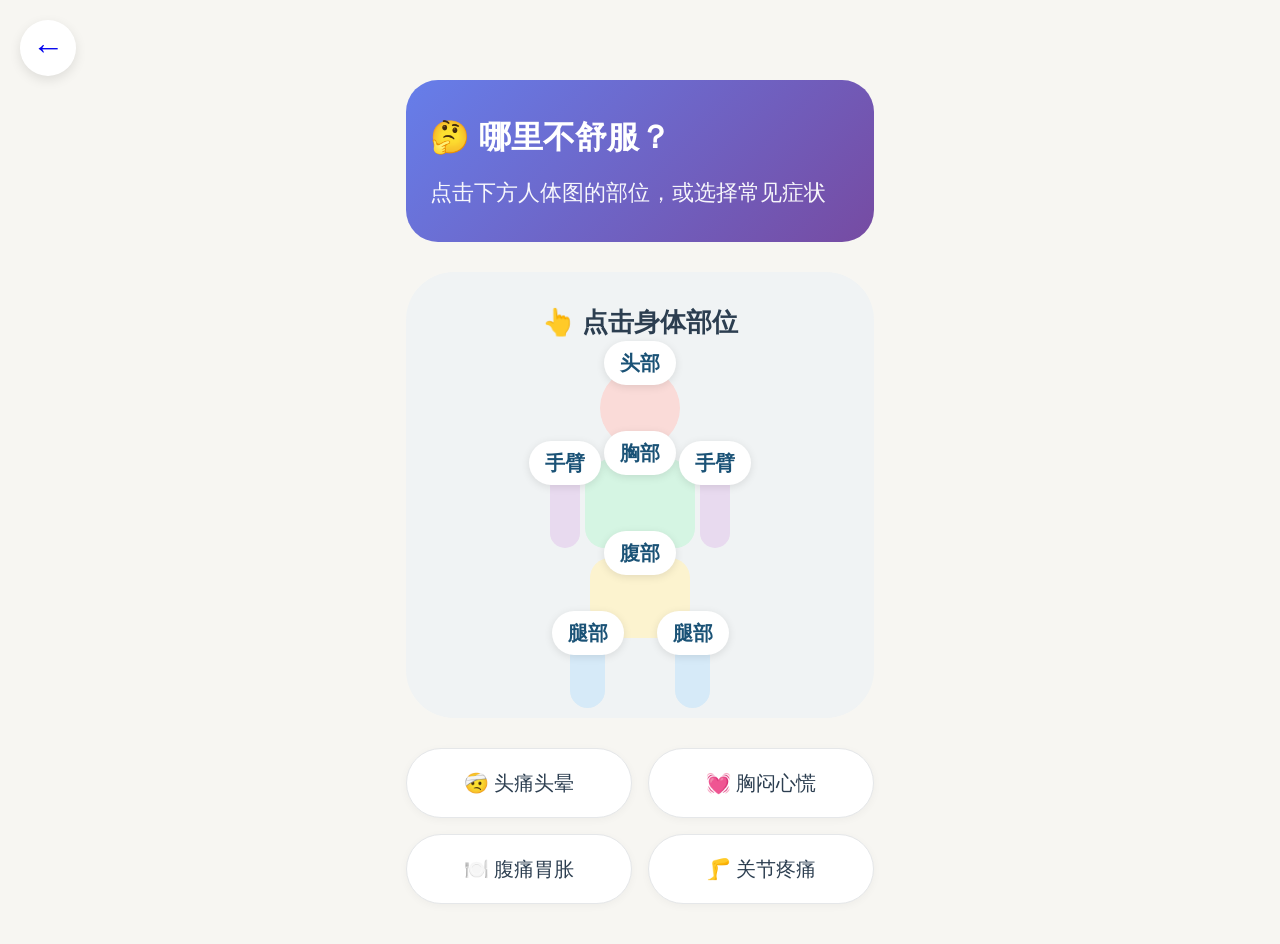
<file: pages/guide.html>
<!DOCTYPE html>
<html lang="zh-CN">
<head>
    <meta charset="UTF-8">
    <meta name="viewport" content="width=device-width, initial-scale=1.0, maximum-scale=1.0, user-scalable=no">
    <title>智能导诊 · 选科室</title>
    <link rel="stylesheet" href="../assets/css/style.css">
    <style>
        /* 导诊页面特有样式 */
        .back-btn {
            position: fixed;
            top: 20px;
            left: 20px;
            background: white;
            width: 56px;
            height: 56px;
            border-radius: 28px;
            display: flex;
            align-items: center;
            justify-content: center;
            box-shadow: 0 4px 12px rgba(0,0,0,0.1);
            font-size: 32px;
            cursor: pointer;
            z-index: 100;
            text-decoration: none;
        }

        .guide-container {
            padding-top: 60px;
        }

        .question-box {
            background: linear-gradient(135deg, #667eea 0%, #764ba2 100%);
            border-radius: 32px;
            padding: 32px 24px;
            color: white;
            margin-bottom: 30px;
        }

        .question-box h2 {
            font-size: 32px;
            margin-bottom: 12px;
            color: white;
        }

        .question-box p {
            font-size: 22px;
            opacity: 0.95;
        }

        /* 人体图交互区域 */
        .body-map {
            background: #F0F3F4;
            border-radius: 48px;
            padding: 30px 20px;
            margin-bottom: 30px;
        }

        .body-title {
            font-size: 26px;
            font-weight: 600;
            color: #2C3E50;
            margin-bottom: 24px;
            text-align: center;
        }

        .body-svg-container {
            position: relative;
            width: 100%;
            max-width: 300px;
            margin: 0 auto;
        }

        /* 人体简图用CSS绘制（简化版，比赛更友好） */
        .simple-body {
            position: relative;
            width: 200px;
            height: 320px;
            margin: 0 auto;
        }

        .body-part {
            position: absolute;
            background: #D5D8DC;
            border-radius: 40px;
            transition: all 0.3s ease;
            cursor: pointer;
            border: 3px solid transparent;
        }

        .body-part:hover, .body-part:active {
            background: #85C1E9;
            border-color: #2980B9;
            transform: scale(1.02);
        }

        /* 头部 */
        .part-head {
            width: 80px;
            height: 80px;
            border-radius: 50%;
            top: 0;
            left: 60px;
            background: #FADBD8;
        }

        /* 胸部 */
        .part-chest {
            width: 110px;
            height: 90px;
            top: 90px;
            left: 45px;
            background: #D5F5E3;
            border-radius: 30px 30px 20px 20px;
        }

        /* 腹部 */
        .part-abdomen {
            width: 100px;
            height: 80px;
            top: 190px;
            left: 50px;
            background: #FCF3CF;
            border-radius: 20px 20px 30px 30px;
        }

        /* 四肢 */
        .part-arm-left {
            width: 30px;
            height: 80px;
            top: 100px;
            left: 10px;
            background: #E8DAEF;
            border-radius: 30px;
        }

        .part-arm-right {
            width: 30px;
            height: 80px;
            top: 100px;
            right: 10px;
            background: #E8DAEF;
            border-radius: 30px;
        }

        .part-leg-left {
            width: 35px;
            height: 70px;
            top: 270px;
            left: 30px;
            background: #D6EAF8;
            border-radius: 20px;
        }

        .part-leg-right {
            width: 35px;
            height: 70px;
            top: 270px;
            right: 30px;
            background: #D6EAF8;
            border-radius: 20px;
        }

        .body-label {
            position: absolute;
            font-size: 20px;
            font-weight: 600;
            color: #1A5276;
            background: white;
            padding: 6px 16px;
            border-radius: 40px;
            box-shadow: 0 2px 8px rgba(0,0,0,0.1);
            white-space: nowrap;
            pointer-events: none;
            top: -30px;
            left: 50%;
            transform: translateX(-50%);
        }

        /* 结果展示区 */
        .result-panel {
            background: white;
            border-radius: 32px;
            padding: 28px 24px;
            margin-top: 20px;
            box-shadow: 0 8px 20px rgba(0,0,0,0.06);
            display: none;
        }

        .result-panel.show {
            display: block;
            animation: slideUp 0.4s ease;
        }

        .result-title {
            font-size: 24px;
            color: #1A5276;
            margin-bottom: 16px;
        }

        .result-dept {
            font-size: 36px;
            font-weight: 700;
            color: #E74C3C;
            margin-bottom: 20px;
        }

        .result-desc {
            font-size: 20px;
            color: #5D6D7E;
            line-height: 1.6;
            margin-bottom: 24px;
        }

        .action-buttons {
            display: flex;
            gap: 16px;
        }

        .btn {
            flex: 1;
            padding: 18px;
            font-size: 22px;
            border: none;
            border-radius: 60px;
            background: #F4F6F7;
            color: #2C3E50;
            font-weight: 500;
            cursor: pointer;
            transition: all 0.2s;
            text-align: center;
        }

        .btn-primary {
            background: #2980B9;
            color: white;
        }

        .btn-primary:active {
            background: #1A5276;
        }

        @keyframes slideUp {
            from {
                opacity: 0;
                transform: translateY(20px);
            }
            to {
                opacity: 1;
                transform: translateY(0);
            }
        }

        /* 常见症状快捷入口 */
        .quick-symptoms {
            display: grid;
            grid-template-columns: repeat(2, 1fr);
            gap: 16px;
            margin-top: 24px;
        }

        .symptom-tag {
            background: white;
            padding: 18px;
            border-radius: 60px;
            font-size: 20px;
            text-align: center;
            box-shadow: 0 2px 8px rgba(0,0,0,0.04);
            cursor: pointer;
            border: 1px solid #E5E7E9;
        }

        .symptom-tag:active {
            background: #EBF5FB;
            border-color: #2980B9;
        }
    </style>
</head>
<body>
    <!-- 返回按钮 -->
    <a href="../index.html" class="back-btn">←</a>

    <div class="guide-container">
        <!-- 智能问答区 -->
        <div class="question-box">
            <h2>🤔 哪里不舒服？</h2>
            <p>点击下方人体图的部位，或选择常见症状</p>
        </div>

        <!-- 人体交互图 -->
        <div class="body-map">
            <div class="body-title">👆 点击身体部位</div>
            <div class="simple-body">
                <div class="body-part part-head" onclick="showDepartment('head')">
                    <span class="body-label">头部</span>
                </div>
                <div class="body-part part-chest" onclick="showDepartment('chest')">
                    <span class="body-label">胸部</span>
                </div>
                <div class="body-part part-abdomen" onclick="showDepartment('abdomen')">
                    <span class="body-label">腹部</span>
                </div>
                <div class="body-part part-arm-left" onclick="showDepartment('arm')">
                    <span class="body-label">手臂</span>
                </div>
                <div class="body-part part-arm-right" onclick="showDepartment('arm')">
                    <span class="body-label">手臂</span>
                </div>
                <div class="body-part part-leg-left" onclick="showDepartment('leg')">
                    <span class="body-label">腿部</span>
                </div>
                <div class="body-part part-leg-right" onclick="showDepartment('leg')">
                    <span class="body-label">腿部</span>
                </div>
            </div>
        </div>

        <!-- 常见症状快捷选择 -->
        <div class="quick-symptoms">
            <div class="symptom-tag" onclick="showDepartment('head')">🤕 头痛头晕</div>
            <div class="symptom-tag" onclick="showDepartment('chest')">💓 胸闷心慌</div>
            <div class="symptom-tag" onclick="showDepartment('abdomen')">🍽️ 腹痛胃胀</div>
            <div class="symptom-tag" onclick="showDepartment('leg')">🦵 关节疼痛</div>
        </div>

        <!-- 结果展示面板 -->
        <div class="result-panel" id="resultPanel">
            <div class="result-title">📋 建议就诊科室</div>
            <div class="result-dept" id="deptName">神经内科</div>
            <div class="result-desc" id="deptDesc">
                头痛、头晕、失眠、记忆力减退等症状可就诊神经内科。
            </div>
            <div class="action-buttons">
                <button class="btn" onclick="resetGuide()">重新选择</button>
                <button class="btn btn-primary" onclick="simulateAppointment()">模拟挂号</button>
            </div>
        </div>
    </div>

    <script>
        // 科室数据库（简化版，实际可扩展）
        const departmentDB = {
            head: {
                name: '神经内科',
                desc: '头痛、头晕、失眠、记忆力减退、手脚麻木等。如有外伤请看神经外科。'
            },
            chest: {
                name: '心内科 / 呼吸科',
                desc: '胸闷、心慌、胸痛建议心内科；咳嗽、气喘、呼吸困难建议呼吸科。'
            },
            abdomen: {
                name: '消化内科',
                desc: '腹痛、腹胀、反酸、恶心呕吐、便秘腹泻等消化系统问题。'
            },
            arm: {
                name: '骨科 / 康复科',
                desc: '手臂疼痛、麻木、活动受限，可能是颈椎问题或关节炎。'
            },
            leg: {
                name: '骨科 / 血管外科',
                desc: '腿部疼痛、肿胀、行走困难；下肢浮肿需警惕血管问题。'
            }
        };

        // 显示科室信息
        function showDepartment(part) {
            const dept = departmentDB[part];
            if (!dept) return;

            // 震动反馈（如果设备支持）
            if (navigator.vibrate) navigator.vibrate(30);

            // 更新面板内容
            document.getElementById('deptName').textContent = dept.name;
            document.getElementById('deptDesc').textContent = dept.desc;
            
            // 显示结果面板
            const panel = document.getElementById('resultPanel');
            panel.classList.add('show');

            // 滚动到结果区域
            panel.scrollIntoView({ behavior: 'smooth', block: 'nearest' });
        }

        // 重置选择
        function resetGuide() {
            const panel = document.getElementById('resultPanel');
            panel.classList.remove('show');
            
            // 滚动回顶部
            window.scrollTo({ top: 0, behavior: 'smooth' });
        }

        // 模拟挂号（演示用）
        function simulateAppointment() {
            const deptName = document.getElementById('deptName').textContent;
            
            // 创建友好的大号提示
            const overlay = document.createElement('div');
            overlay.style.cssText = `
                position: fixed; top: 0; left: 0; width: 100%; height: 100%;
                background: rgba(0,0,0,0.6); backdrop-filter: blur(8px);
                display: flex; align-items: center; justify-content: center;
                z-index: 9999;
            `;
            
            const box = document.createElement('div');
            box.style.cssText = `
                background: white; border-radius: 48px; padding: 40px; width: 85%;
                max-width: 450px; text-align: center;
            `;
            
            box.innerHTML = `
                <div style="font-size: 56px; margin-bottom: 24px;">✅</div>
                <h2 style="font-size: 32px; margin-bottom: 16px; color: #1A5276;">挂号成功</h2>
                <p style="font-size: 24px; margin-bottom: 12px;">${deptName}</p>
                <p style="font-size: 20px; color: #5D6D7E; margin-bottom: 32px;">
                    取号时间：今天 14:30-15:00<br>
                    （演示模式）
                </p>
                <button onclick="this.parentElement.parentElement.remove()" 
                    style="padding: 20px; width: 100%; font-size: 26px; 
                    background: #2980B9; color: white; border: none; 
                    border-radius: 60px; cursor: pointer;">
                    知道了
                </button>
            `;
            
            overlay.appendChild(box);
            document.body.appendChild(overlay);
        }

        // 页面加载完成后的初始化
        document.addEventListener('DOMContentLoaded', function() {
            // 如果有需要可以添加一些动画效果
            console.log('智能导诊页面已加载 - 银龄就医指南');
        });
    </script>
</body>
</html>
</file>
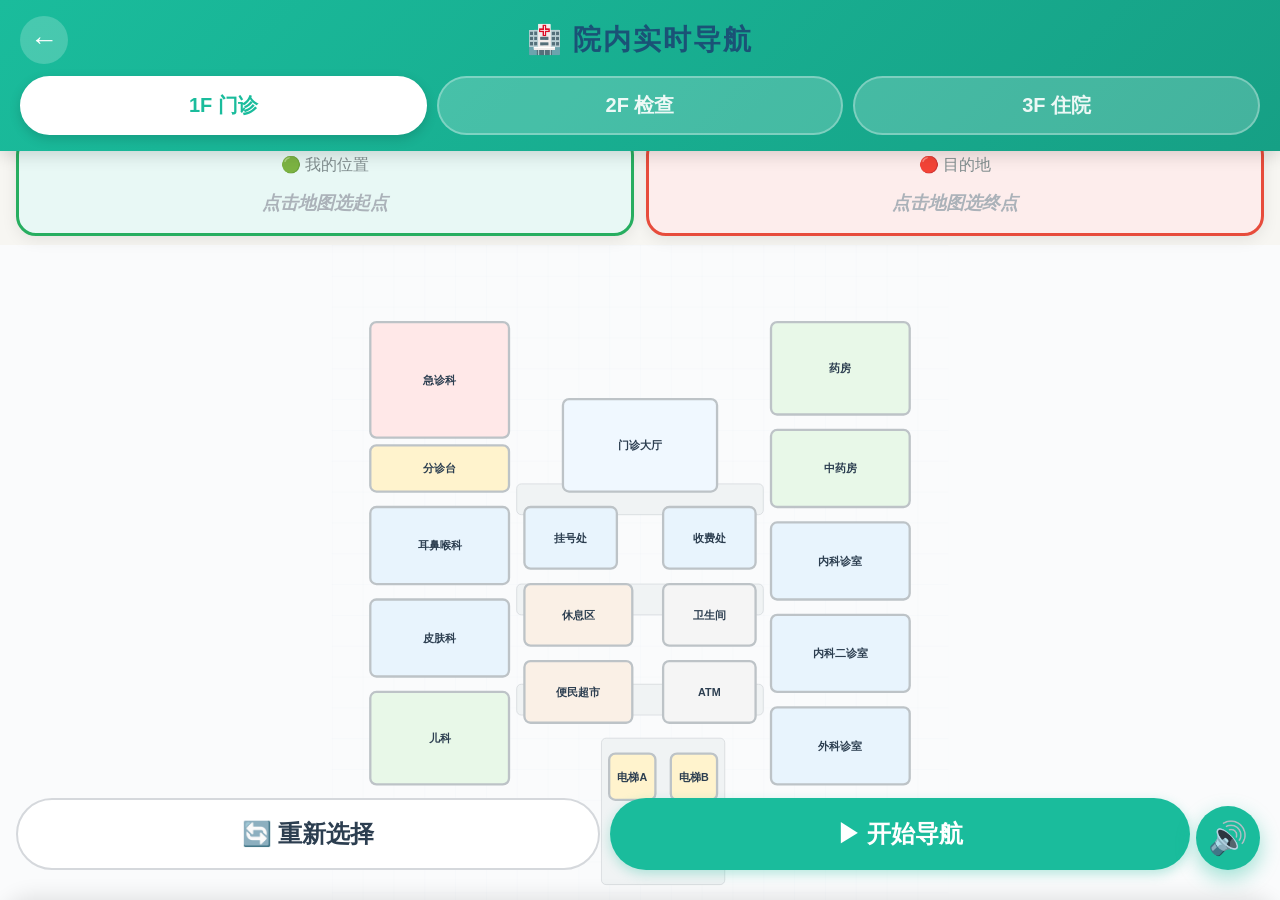
<file: pages/hospital_navigation.html>
<!DOCTYPE html>
<html lang="zh-CN">
<head>
    <meta charset="UTF-8">
    <meta name="viewport" content="width=device-width, initial-scale=1.0, maximum-scale=1.0, user-scalable=no">
    <title>院内导航 · 银龄指南</title>
    <link rel="stylesheet" href="../assets/css/style.css">
    <style>
        * { margin: 0; padding: 0; box-sizing: border-box; }
        body {
            font-family: -apple-system, BlinkMacSystemFont, 'PingFang SC', 'Microsoft YaHei', sans-serif;
            background: #F7F6F2;
            height: 100vh;
            overflow: hidden;
            color: #2C3E50;
        }

        .header {
            background: linear-gradient(135deg, #1ABC9C 0%, #16A085 100%);
            color: white;
            padding: 16px 20px;
            position: fixed;
            top: 0; left: 0; right: 0;
            z-index: 1000;
            box-shadow: 0 4px 16px rgba(0,0,0,0.15);
        }
        .header-top {
            display: flex;
            align-items: center;
            justify-content: space-between;
            margin-bottom: 12px;
        }
        .header h1 {
            font-size: 28px;
            font-weight: 700;
            letter-spacing: 2px;
        }
        .back-btn {
            background: rgba(255,255,255,0.2);
            border: none;
            color: white;
            width: 48px;
            height: 48px;
            border-radius: 24px;
            font-size: 28px;
            cursor: pointer;
            display: flex;
            align-items: center;
            justify-content: center;
            text-decoration: none;
        }

        .floor-tabs {
            display: flex;
            gap: 10px;
        }
        .floor-tab {
            flex: 1;
            padding: 14px 8px;
            background: rgba(255,255,255,0.2);
            border: 2px solid rgba(255,255,255,0.3);
            color: rgba(255,255,255,0.9);
            border-radius: 40px;
            font-size: 20px;
            cursor: pointer;
            transition: all 0.3s;
            font-weight: 600;
        }
        .floor-tab.active {
            background: white;
            color: #1ABC9C;
            border-color: white;
            box-shadow: 0 4px 12px rgba(0,0,0,0.15);
        }

        /* 起点/目的地选择提示 */
        .selection-bar {
            position: fixed;
            top: 135px;
            left: 16px;
            right: 16px;
            z-index: 999;
            display: flex;
            gap: 12px;
        }
        .selection-card {
            flex: 1;
            background: white;
            border-radius: 20px;
            padding: 14px 10px;
            box-shadow: 0 4px 16px rgba(0,0,0,0.08);
            border: 3px solid transparent;
            text-align: center;
            max-width: 50%;
            overflow: hidden;
        }
        .selection-card.start-card {
            border-color: #27AE60;
            background: #E8F8F5;
        }
        .selection-card.end-card {
            border-color: #E74C3C;
            background: #FDEDEC;
        }
        .selection-label {
            font-size: 16px;
            color: #7F8C8D;
            margin-bottom: 6px;
        }
        .selection-name {
            font-size: 22px;
            font-weight: 700;
            color: #2C3E50;
            white-space: nowrap;
            overflow: hidden;
            text-overflow: ellipsis;
        }
        .selection-empty {
            font-size: 18px;
            color: #ABB2B9;
            font-style: italic;
        }

        /* 地图容器上移，因为删除了搜索栏 */
        .map-container {
            position: fixed;
            top: 245px;
            left: 0;
            right: 0;
            bottom: 0;
            background: #fafbfc;
            overflow: hidden;
            touch-action: none;
        }
        .map-svg {
            width: 100%;
            height: 100%;
            cursor: grab;
        }
        .map-svg:active { cursor: grabbing; }

        .room {
            stroke: #BDC3C7;
            stroke-width: 3;
            transition: all 0.3s;
            cursor: pointer;
        }
        .room:hover { stroke: #1ABC9C; stroke-width: 4; }
        .room.selected-start {
            stroke: #27AE60 !important;
            stroke-width: 5 !important;
            filter: drop-shadow(0 0 8px rgba(39, 174, 96, 0.4));
        }
        .room.selected-end {
            stroke: #E74C3C !important;
            stroke-width: 5 !important;
            filter: drop-shadow(0 0 8px rgba(231, 76, 60, 0.4));
            animation: pulse 2s infinite;
        }

        @keyframes pulse {
            0%, 100% { opacity: 1; }
            50% { opacity: 0.7; }
        }

        .room-label {
            font-size: 14px;
            fill: #2C3E50;
            text-anchor: middle;
            pointer-events: none;
            font-weight: 600;
        }
        .room-label.small { font-size: 12px; }

        .corridor {
            fill: #F0F3F4;
            stroke: #D5D8DC;
            stroke-width: 1;
        }

        /* 路径线动画 */
        .path-line {
            fill: none;
            stroke: #E74C3C;
            stroke-width: 5;
            stroke-linecap: round;
            stroke-linejoin: round;
            stroke-dasharray: 10, 6;
            animation: dash 1s linear infinite;
            filter: drop-shadow(0 2px 6px rgba(231, 76, 60, 0.4));
        }
        @keyframes dash {
            to { stroke-dashoffset: -32; }
        }

        /* 导航底部面板 */
        .nav-panel {
            position: fixed;
            bottom: 0;
            left: 0;
            right: 0;
            background: white;
            border-radius: 32px 32px 0 0;
            box-shadow: 0 -4px 20px rgba(0,0,0,0.1);
            padding: 24px;
            z-index: 1001;
            transform: translateY(100%);
            transition: transform 0.3s ease;
            max-height: 55vh;
            overflow-y: auto;
        }
        .nav-panel.show { transform: translateY(0); }
        .nav-panel-header {
            display: flex;
            justify-content: space-between;
            align-items: center;
            margin-bottom: 20px;
        }
        .nav-panel-title {
            font-size: 28px;
            font-weight: 700;
            color: #1A5276;
        }
        .close-btn {
            background: #ECF0F1;
            border: none;
            font-size: 28px;
            color: #7F8C8D;
            cursor: pointer;
            width: 50px;
            height: 50px;
            border-radius: 25px;
            display: flex;
            align-items: center;
            justify-content: center;
        }
        .nav-info {
            display: flex;
            gap: 16px;
            margin-bottom: 20px;
            padding: 16px;
            background: #EBF5FB;
            border-radius: 20px;
        }
        .nav-info-item {
            flex: 1;
            text-align: center;
        }
        .nav-info-value {
            font-size: 32px;
            font-weight: 700;
            color: #2980B9;
        }
        .nav-info-label {
            font-size: 18px;
            color: #5D6D7E;
            margin-top: 4px;
        }
        .nav-steps {
            display: flex;
            flex-direction: column;
            gap: 12px;
        }
        .nav-step {
            display: flex;
            align-items: flex-start;
            gap: 14px;
            padding: 14px;
            background: #F8F9F9;
            border-radius: 16px;
        }
        .step-icon {
            width: 40px;
            height: 40px;
            background: #1ABC9C;
            color: white;
            border-radius: 50%;
            display: flex;
            align-items: center;
            justify-content: center;
            font-size: 20px;
            flex-shrink: 0;
        }
        .step-text {
            flex: 1;
            font-size: 22px;
            line-height: 1.5;
            color: #2C3E50;
        }
        .step-text strong { color: #1A5276; }

        .voice-btn {
            position: fixed;
            bottom: 30px;
            right: 20px;
            width: 64px;
            height: 64px;
            border-radius: 32px;
            background: #1ABC9C;
            box-shadow: 0 8px 20px rgba(26, 188, 156, 0.4);
            display: flex;
            align-items: center;
            justify-content: center;
            font-size: 32px;
            cursor: pointer;
            border: none;
            color: white;
            z-index: 1002;
            transition: all 0.2s;
        }
        .voice-btn:active {
            transform: scale(0.95);
            background: #16A085;
        }

        .action-buttons {
            position: fixed;
            bottom: 30px;
            left: 16px;
            right: 90px;
            display: flex;
            gap: 10px;
            z-index: 1002;
        }
        .btn {
            flex: 1;
            padding: 18px;
            font-size: 24px;
            border: none;
            border-radius: 60px;
            cursor: pointer;
            font-weight: 700;
            transition: all 0.2s;
        }
        .btn-reset {
            background: white;
            color: #2C3E50;
            border: 2px solid #D5D8DC;
        }
        .btn-navigate {
            background: #1ABC9C;
            color: white;
            box-shadow: 0 4px 12px rgba(26, 188, 156, 0.3);
        }
        .btn:active { transform: scale(0.97); }

        .toast {
            position: fixed;
            top: 50%;
            left: 50%;
            transform: translate(-50%, -50%);
            background: rgba(44, 62, 80, 0.95);
            color: white;
            padding: 18px 30px;
            border-radius: 60px;
            font-size: 24px;
            z-index: 3000;
            opacity: 0;
            pointer-events: none;
            transition: opacity 0.3s;
            white-space: nowrap;
        }
        .toast.show { opacity: 1; }
    </style>
</head>
<body>
    <!-- 顶部 -->
    <div class="header">
        <div class="header-top">
            <a href="../index.html" class="back-btn">←</a>
            <h1>🏥 院内实时导航</h1>
            <div style="width:48px;"></div>
        </div>
        <div class="floor-tabs">
            <button class="floor-tab active" data-floor="1">1F 门诊</button>
            <button class="floor-tab" data-floor="2">2F 检查</button>
            <button class="floor-tab" data-floor="3">3F 住院</button>
        </div>
    </div>

    <!-- 起点/目的地选择卡片 -->
    <div class="selection-bar">
        <div class="selection-card start-card" id="startCard">
            <div class="selection-label">🟢 我的位置</div>
            <div class="selection-name" id="startName"><span class="selection-empty">点击地图选起点</span></div>
        </div>
        <div class="selection-card end-card" id="endCard">
            <div class="selection-label">🔴 目的地</div>
            <div class="selection-name" id="endName"><span class="selection-empty">点击地图选终点</span></div>
        </div>
    </div>

    <!-- 地图 (删除了搜索栏) -->
    <div class="map-container" id="mapContainer">
        <svg class="map-svg" id="mapSvg" viewBox="0 0 800 850" preserveAspectRatio="xMidYMid meet">
            <defs>
                <pattern id="grid" width="40" height="40" patternUnits="userSpaceOnUse">
                    <path d="M 40 0 L 0 0 0 40" fill="none" stroke="#e8ecf1" stroke-width="0.5"/>
                </pattern>
            </defs>
            <rect width="800" height="850" fill="url(#grid)"/>
            <g id="mapContent"></g>
        </svg>
    </div>

    <!-- 导航面板 -->
    <div class="nav-panel" id="navPanel">
        <div class="nav-panel-header">
            <div class="nav-panel-title">🧭 导航路线</div>
            <button class="close-btn" id="closeNav">✕</button>
        </div>
        <div class="nav-info">
            <div class="nav-info-item">
                <div class="nav-info-value" id="navDistance">0m</div>
                <div class="nav-info-label">距离</div>
            </div>
            <div class="nav-info-item">
                <div class="nav-info-value" id="navTime">0min</div>
                <div class="nav-info-label">预计时间</div>
            </div>
            <div class="nav-info-item">
                <div class="nav-info-value" id="navTurns">0</div>
                <div class="nav-info-label">转弯</div>
            </div>
        </div>
        <div class="nav-steps" id="navSteps"></div>
    </div>

    <!-- 操作按钮 -->
    <div class="action-buttons" id="actionButtons">
        <button class="btn btn-reset" onclick="resetAll()">🔄 重新选择</button>
        <button class="btn btn-navigate" onclick="startNavigation()">▶ 开始导航</button>
    </div>

    <!-- 语音播报按钮 -->
    <button class="voice-btn" id="voiceBtn" onclick="speakGuidance()" title="语音播报">🔊</button>

    <!-- Toast -->
    <div class="toast" id="toast"></div>

    <script>
        // ===================== 地图数据 =====================
        const floorData = {
            1: {
                name: '一楼',
                desc: '门诊大厅、挂号收费、药房、急诊科',
                rooms: [
                    { id: 'lobby', name: '门诊大厅', x: 300, y: 200, w: 200, h: 120, color: '#f0f8ff', type: 'hall' },
                    { id: 'registration', name: '挂号处', x: 250, y: 340, w: 120, h: 80, color: '#e8f4fd', type: 'service' },
                    { id: 'cashier', name: '收费处', x: 430, y: 340, w: 120, h: 80, color: '#e8f4fd', type: 'service' },
                    { id: 'emergency', name: '急诊科', x: 50, y: 100, w: 180, h: 150, color: '#ffe8e8', type: 'emergency' },
                    { id: 'triage', name: '分诊台', x: 50, y: 260, w: 180, h: 60, color: '#fff3cd', type: 'service' },
                    { id: 'ent', name: '耳鼻喉科', x: 50, y: 340, w: 180, h: 100, color: '#e8f4fd', type: 'clinic' },
                    { id: 'dermatology', name: '皮肤科', x: 50, y: 460, w: 180, h: 100, color: '#e8f4fd', type: 'clinic' },
                    { id: 'pediatrics', name: '儿科', x: 50, y: 580, w: 180, h: 120, color: '#e8f8e8', type: 'clinic' },
                    { id: 'pharmacy', name: '药房', x: 570, y: 100, w: 180, h: 120, color: '#e8f8e8', type: 'pharmacy' },
                    { id: 'pharmacy2', name: '中药房', x: 570, y: 240, w: 180, h: 100, color: '#e8f8e8', type: 'pharmacy' },
                    { id: 'internal', name: '内科诊室', x: 570, y: 360, w: 180, h: 100, color: '#e8f4fd', type: 'clinic' },
                    { id: 'internal2', name: '内科二诊室', x: 570, y: 480, w: 180, h: 100, color: '#e8f4fd', type: 'clinic' },
                    { id: 'surgery', name: '外科诊室', x: 570, y: 600, w: 180, h: 100, color: '#e8f4fd', type: 'clinic' },
                    { id: 'orthopedics', name: '骨科', x: 570, y: 720, w: 180, h: 80, color: '#e8f4fd', type: 'clinic' },
                    { id: 'rest', name: '休息区', x: 250, y: 440, w: 140, h: 80, color: '#faf0e6', type: 'rest' },
                    { id: 'wc1', name: '卫生间', x: 430, y: 440, w: 120, h: 80, color: '#f5f5f5', type: 'wc' },
                    { id: 'store', name: '便民超市', x: 250, y: 540, w: 140, h: 80, color: '#faf0e6', type: 'store' },
                    { id: 'atm', name: 'ATM', x: 430, y: 540, w: 120, h: 80, color: '#f5f5f5', type: 'service' },
                    { id: 'elevator1', name: '电梯A', x: 360, y: 660, w: 60, h: 60, color: '#fff3cd', type: 'elevator' },
                    { id: 'elevator2', name: '电梯B', x: 440, y: 660, w: 60, h: 60, color: '#fff3cd', type: 'elevator' },
                ],
                // 定义走廊区域 (用于路径规划)
                corridors: [
                    { x: 240, y: 310, w: 320, h: 40 },   // 上横廊
                    { x: 240, y: 440, w: 320, h: 40 },   // 中横廊
                    { x: 240, y: 570, w: 320, h: 40 },   // 下横廊
                    { x: 350, y: 640, w: 160, h: 190 },  // 电梯厅
                ]
            },
            2: {
                name: '二楼',
                desc: '检验检查、影像中心、功能科',
                rooms: [
                    { id: 'lab_hall', name: '检验大厅', x: 300, y: 100, w: 200, h: 100, color: '#f0f8ff', type: 'hall' },
                    { id: 'laboratory', name: '检验科', x: 50, y: 100, w: 230, h: 120, color: '#e8f4fd', type: 'lab' },
                    { id: 'blood', name: '采血室', x: 50, y: 240, w: 110, h: 80, color: '#ffe8e8', type: 'lab' },
                    { id: 'urine', name: '体液室', x: 170, y: 240, w: 110, h: 80, color: '#e8f4fd', type: 'lab' },
                    { id: 'radiology', name: '放射科', x: 520, y: 100, w: 230, h: 120, color: '#e8f4fd', type: 'radiology' },
                    { id: 'ct', name: 'CT室', x: 520, y: 240, w: 110, h: 100, color: '#fff3cd', type: 'radiology' },
                    { id: 'mri', name: 'MRI室', x: 640, y: 240, w: 110, h: 100, color: '#fff3cd', type: 'radiology' },
                    { id: 'xray', name: 'X光室', x: 520, y: 360, w: 110, h: 80, color: '#e8f4fd', type: 'radiology' },
                    { id: 'ultrasound', name: 'B超室', x: 640, y: 360, w: 110, h: 80, color: '#e8f4fd', type: 'radiology' },
                    { id: 'ecg', name: '心电图室', x: 300, y: 220, w: 90, h: 80, color: '#e8f4fd', type: 'exam' },
                    { id: 'eeg', name: '脑电图室', x: 410, y: 220, w: 90, h: 80, color: '#e8f4fd', type: 'exam' },
                    { id: 'report', name: '报告领取', x: 300, y: 320, w: 200, h: 80, color: '#e8f8e8', type: 'service' },
                    { id: 'wc2', name: '卫生间', x: 50, y: 620, w: 100, h: 60, color: '#f5f5f5', type: 'wc' },
                    { id: 'elevator1', name: '电梯A', x: 360, y: 620, w: 60, h: 60, color: '#fff3cd', type: 'elevator' },
                    { id: 'elevator2', name: '电梯B', x: 440, y: 620, w: 60, h: 60, color: '#fff3cd', type: 'elevator' },
                ],
                corridors: [
                    { x: 290, y: 310, w: 220, h: 40 },
                    { x: 290, y: 450, w: 220, h: 40 },
                ]
            },
            3: {
                name: '三楼',
                desc: '住院部、护士站、病房区',
                rooms: [
                    { id: 'nurse_station', name: '护士站', x: 300, y: 100, w: 200, h: 80, color: '#e8f4fd', type: 'nurse' },
                    { id: 'doctor_office', name: '医生办公室', x: 300, y: 200, w: 200, h: 80, color: '#e8f4fd', type: 'office' },
                    { id: 'ward_a1', name: 'A区病房', x: 50, y: 100, w: 120, h: 180, color: '#f0f8ff', type: 'ward' },
                    { id: 'ward_b1', name: 'B区病房', x: 630, y: 100, w: 120, h: 180, color: '#f0f8ff', type: 'ward' },
                    { id: 'icu', name: '重症监护室', x: 300, y: 300, w: 200, h: 100, color: '#ffe8e8', type: 'icu' },
                    { id: 'operating', name: '手术室', x: 300, y: 420, w: 200, h: 80, color: '#fff3cd', type: 'operating' },
                    { id: 'elevator1', name: '电梯A', x: 360, y: 550, w: 60, h: 60, color: '#fff3cd', type: 'elevator' },
                    { id: 'elevator2', name: '电梯B', x: 440, y: 550, w: 60, h: 60, color: '#fff3cd', type: 'elevator' },
                ],
                corridors: [
                    { x: 290, y: 290, w: 220, h: 40 },
                    { x: 290, y: 410, w: 220, h: 40 },
                ]
            }
        };

        // 所有房间索引（用于跨楼层搜索，目前未使用搜索，但保留以便将来扩展）
        const allRooms = [];
        Object.keys(floorData).forEach(floor => {
            floorData[floor].rooms.forEach(room => {
                allRooms.push({ ...room, floor: parseInt(floor) });
            });
        });

        // ===================== 状态管理 =====================
        let currentFloor = 1;
        let startRoom = null;
        let destinationRoom = null;
        let isSelectingStart = true;
        let pathPoints = [];

        // ===================== 渲染地图 =====================
        function renderMap() {
            const svgContent = document.getElementById('mapContent');
            const data = floorData[currentFloor];
            let html = '';

            // 渲染走廊背景 (用于路径规划可视参考)
            data.corridors.forEach(c => {
                html += `<rect class="corridor" x="${c.x}" y="${c.y}" width="${c.w}" height="${c.h}" rx="6"/>`;
            });

            // 渲染房间
            data.rooms.forEach(room => {
                let cls = '';
                if (startRoom && startRoom.id === room.id && startRoom.floor === currentFloor) {
                    cls = ' selected-start';
                } else if (destinationRoom && destinationRoom.id === room.id && destinationRoom.floor === currentFloor) {
                    cls = ' selected-end';
                }
                const labelCls = room.name.length > 5 ? 'small' : '';
                html += `
                    <g class="room-group" data-id="${room.id}">
                        <rect class="room${cls}" 
                              x="${room.x}" y="${room.y}" 
                              width="${room.w}" height="${room.h}" 
                              rx="8" fill="${room.color}"
                              data-id="${room.id}"/>
                        <text class="room-label ${labelCls}" 
                              x="${room.x + room.w/2}" 
                              y="${room.y + room.h/2 + 5}">${room.name}</text>
                    </g>
                `;
            });

            // 渲染路径 (仅在当前楼层且两点都在本层时绘制)
            if (pathPoints.length > 0 && startRoom && destinationRoom &&
                startRoom.floor === currentFloor && destinationRoom.floor === currentFloor) {
                const pathD = pathPoints.map((p, i) => (i === 0 ? 'M' : 'L') + `${p.x},${p.y}`).join(' ');
                html += `<path class="path-line" d="${pathD}"/>`;
            }

            svgContent.innerHTML = html;

            // 绑定房间点击事件
            svgContent.querySelectorAll('.room').forEach(rect => {
                rect.addEventListener('click', (e) => {
                    e.stopPropagation();
                    const roomId = e.target.dataset.id;
                    const room = data.rooms.find(r => r.id === roomId);
                    if (room) selectRoom(room);
                });
            });
        }

        // ===================== 房间选择 =====================
        function selectRoom(room) {
            const clickedRoom = { ...room, floor: currentFloor };

            // 如果点击已选起点，取消
            if (startRoom && startRoom.id === clickedRoom.id && startRoom.floor === clickedRoom.floor) {
                startRoom = null;
                isSelectingStart = true;
                pathPoints = [];
                updateUI();
                showToast('🟢 请重新选择起点');
                return;
            }
            // 如果点击已选终点，取消
            if (destinationRoom && destinationRoom.id === clickedRoom.id && destinationRoom.floor === clickedRoom.floor) {
                destinationRoom = null;
                isSelectingStart = false;
                pathPoints = [];
                updateUI();
                showToast('🔴 请重新选择目的地');
                return;
            }

            if (isSelectingStart) {
                startRoom = clickedRoom;
                // 如果起点与已选终点相同，清除终点
                if (destinationRoom && destinationRoom.id === clickedRoom.id && destinationRoom.floor === clickedRoom.floor) {
                    destinationRoom = null;
                }
                isSelectingStart = false;
                pathPoints = [];
                if (navigator.vibrate) navigator.vibrate(30);
                showToast('🟢 起点：' + room.name + '，请选择目的地');
            } else {
                // 检查起点终点相同
                if (startRoom && startRoom.id === clickedRoom.id && startRoom.floor === clickedRoom.floor) {
                    showToast('⚠️ 起点和目的地不能相同');
                    return;
                }
                destinationRoom = clickedRoom;
                isSelectingStart = true;
                calculateRoute(); // 计算路径
                if (navigator.vibrate) navigator.vibrate([50, 30, 50]);
                showToast('🔴 目的地：' + room.name);
            }

            updateUI();
        }

        function updateUI() {
            const startName = document.getElementById('startName');
            const endName = document.getElementById('endName');
            const startCard = document.getElementById('startCard');
            const endCard = document.getElementById('endCard');

            if (startRoom) {
                startName.innerHTML = startRoom.name;
                startCard.classList.add('start-card');
            } else {
                startName.innerHTML = '<span class="selection-empty">点击地图选起点</span>';
                startCard.classList.remove('start-card');
            }
            if (destinationRoom) {
                endName.innerHTML = destinationRoom.name;
                endCard.classList.add('end-card');
            } else {
                endName.innerHTML = '<span class="selection-empty">点击地图选终点</span>';
                endCard.classList.remove('end-card');
            }

            renderMap();
            updateNavPanel();
        }

        // ===================== 走廊路径规划 (核心修正) =====================
        function calculateRoute() {
            if (!startRoom || !destinationRoom) {
                pathPoints = [];
                return;
            }

            // 起点和终点中心坐标
            const sx = startRoom.x + startRoom.w / 2;
            const sy = startRoom.y + startRoom.h / 2;
            const ex = destinationRoom.x + destinationRoom.w / 2;
            const ey = destinationRoom.y + destinationRoom.h / 2;

            const corridors = floorData[currentFloor].corridors;
            if (!corridors || corridors.length === 0) {
                // 没有走廊定义，直接连线（不应发生）
                pathPoints = [{ x: sx, y: sy }, { x: ex, y: ey }];
                return;
            }

            // 找到最近的走廊节点 (简化为找到走廊中心线 y 坐标)
            const getNearestCorridorY = (x, y) => {
                let bestY = y;
                let minDist = Infinity;
                corridors.forEach(c => {
                    // 检查是否在走廊水平范围内
                    if (x >= c.x - 10 && x <= c.x + c.w + 10) {
                        const cy = c.y + c.h / 2;
                        const dist = Math.abs(y - cy);
                        if (dist < minDist) {
                            minDist = dist;
                            bestY = cy;
                        }
                    }
                });
                return bestY;
            };

            const startCorridorY = getNearestCorridorY(sx, sy);
            const endCorridorY = getNearestCorridorY(ex, ey);

            const points = [];

            // 起点
            points.push({ x: sx, y: sy });

            // 如果起点不在走廊高度，先垂直走到走廊
            if (Math.abs(sy - startCorridorY) > 5) {
                points.push({ x: sx, y: startCorridorY });
            }

            // 水平移动到终点的X位置 (但保持走廊内)
            if (Math.abs(sx - ex) > 5) {
                points.push({ x: ex, y: startCorridorY });
            }

            // 如果终点不在同一走廊高度，再垂直走到终点走廊
            if (Math.abs(startCorridorY - endCorridorY) > 5) {
                points.push({ x: ex, y: endCorridorY });
            }

            // 最后走到终点
            if (Math.abs(ey - endCorridorY) > 5) {
                points.push({ x: ex, y: ey });
            }

            // 如果终点已在最后一个点上，去重
            if (points.length > 1) {
                const last = points[points.length - 1];
                if (last.x === ex && last.y === ey) {
                    // 已经到达
                } else {
                    points.push({ x: ex, y: ey });
                }
            }

            pathPoints = points;
        }

        // ===================== 导航面板 =====================
        function updateNavPanel() {
            if (!startRoom || !destinationRoom) {
                document.getElementById('navPanel').classList.remove('show');
                return;
            }

            const totalDist = calculateDistance();
            const time = Math.max(1, Math.ceil(totalDist / 60));
            const turns = countTurns();

            document.getElementById('navDistance').textContent = totalDist + 'm';
            document.getElementById('navTime').textContent = time + 'min';
            document.getElementById('navTurns').textContent = turns;

            const floorDiff = destinationRoom.floor - startRoom.floor;
            let stepsHtml = '';

            if (startRoom.floor === destinationRoom.floor) {
                const mainDist = Math.round(totalDist * 0.6);
                stepsHtml = `
                    <div class="nav-step">
                        <div class="step-icon">1</div>
                        <div class="step-text">从<strong>${startRoom.name}</strong>出发，走向主走廊</div>
                    </div>
                    <div class="nav-step">
                        <div class="step-icon">2</div>
                        <div class="step-text">沿走廊直行约<strong>${mainDist}m</strong></div>
                    </div>
                    <div class="nav-step">
                        <div class="step-icon">✓</div>
                        <div class="step-text">到达<strong>${destinationRoom.name}</strong></div>
                    </div>
                `;
            } else if (floorDiff > 0) {
                stepsHtml = `
                    <div class="nav-step">
                        <div class="step-icon">1</div>
                        <div class="step-text">从<strong>${startRoom.name}</strong>前往电梯</div>
                    </div>
                    <div class="nav-step">
                        <div class="step-icon">2</div>
                        <div class="step-text">乘电梯到<strong>${destinationRoom.floor}楼</strong></div>
                    </div>
                    <div class="nav-step">
                        <div class="step-icon">✓</div>
                        <div class="step-text">到达<strong>${destinationRoom.name}</strong></div>
                    </div>
                `;
            } else {
                stepsHtml = `
                    <div class="nav-step">
                        <div class="step-icon">1</div>
                        <div class="step-text">从<strong>${startRoom.name}</strong>前往电梯</div>
                    </div>
                    <div class="nav-step">
                        <div class="step-icon">2</div>
                        <div class="step-text">乘电梯到<strong>${destinationRoom.floor}楼</strong></div>
                    </div>
                    <div class="nav-step">
                        <div class="step-icon">✓</div>
                        <div class="step-text">到达<strong>${destinationRoom.name}</strong></div>
                    </div>
                `;
            }

            document.getElementById('navSteps').innerHTML = stepsHtml;
            if (destinationRoom) {
                document.getElementById('navPanel').classList.add('show');
            }
        }

        function calculateDistance() {
            let dist = 0;
            for (let i = 1; i < pathPoints.length; i++) {
                dist += Math.hypot(pathPoints[i].x - pathPoints[i-1].x, pathPoints[i].y - pathPoints[i-1].y);
            }
            const floorDiff = Math.abs((destinationRoom?.floor || 1) - (startRoom?.floor || 1));
            return Math.round(dist * 0.5 + floorDiff * 50);
        }

        function countTurns() {
            let turns = 0;
            for (let i = 2; i < pathPoints.length; i++) {
                const dx1 = pathPoints[i-1].x - pathPoints[i-2].x;
                const dy1 = pathPoints[i-1].y - pathPoints[i-2].y;
                const dx2 = pathPoints[i].x - pathPoints[i-1].x;
                const dy2 = pathPoints[i].y - pathPoints[i-1].y;
                if (Math.abs(dx1 * dx2 + dy1 * dy2) < 0.01) turns++;
            }
            return turns;
        }

        // ===================== 语音播报 =====================
        function speakGuidance() {
            if (!startRoom || !destinationRoom) {
                showToast('请先选择起点和目的地');
                return;
            }
            if ('speechSynthesis' in window) {
                const floorDiff = destinationRoom.floor - startRoom.floor;
                let text = `从${startRoom.name}出发，前往${destinationRoom.name}。`;
                if (startRoom.floor === destinationRoom.floor) {
                    text += `请沿主走廊直行。`;
                } else if (floorDiff > 0) {
                    text += `请乘坐电梯到${destinationRoom.floor}楼。`;
                } else {
                    text += `请乘坐电梯到${destinationRoom.floor}楼。`;
                }
                const utterance = new SpeechSynthesisUtterance(text);
                utterance.lang = 'zh-CN';
                utterance.rate = 0.85;
                window.speechSynthesis.cancel();
                window.speechSynthesis.speak(utterance);
                if (navigator.vibrate) navigator.vibrate(50);
                showToast('🔊 正在播报路线...');
            } else {
                showToast('您的浏览器不支持语音播报');
            }
        }

        // ===================== 开始导航模拟 =====================
        function startNavigation() {
            if (!startRoom || !destinationRoom) {
                showToast('请先选择起点和目的地');
                return;
            }
            if (destinationRoom.floor !== currentFloor) {
                switchFloor(destinationRoom.floor);
            }
            document.getElementById('navPanel').classList.add('show');
            showToast('🗺️ 导航开始');
            setTimeout(() => showToast('📍 正在前往' + destinationRoom.name), 2000);
            setTimeout(() => {
                showToast('✅ 即将到达' + destinationRoom.name);
                if (navigator.vibrate) navigator.vibrate([100, 50, 100]);
            }, 4000);
        }

        function resetAll() {
            startRoom = null;
            destinationRoom = null;
            isSelectingStart = true;
            pathPoints = [];
            document.getElementById('navPanel').classList.remove('show');
            updateUI();
            showToast('🔄 已重置');
        }

        // ===================== 楼层切换 =====================
        function switchFloor(floor) {
            currentFloor = floor;
            document.querySelectorAll('.floor-tab').forEach(tab => {
                tab.classList.toggle('active', parseInt(tab.dataset.floor) === floor);
            });
            renderMap();
        }
        document.querySelectorAll('.floor-tab').forEach(tab => {
            tab.addEventListener('click', () => switchFloor(parseInt(tab.dataset.floor)));
        });

        // ===================== 关闭导航面板 =====================
        document.getElementById('closeNav').addEventListener('click', () => {
            document.getElementById('navPanel').classList.remove('show');
        });

        function showToast(msg) {
            const toast = document.getElementById('toast');
            toast.textContent = msg;
            toast.classList.add('show');
            setTimeout(() => toast.classList.remove('show'), 2500);
        }

        // 初始化
        renderMap();

        window.addEventListener('beforeunload', () => {
            if ('speechSynthesis' in window) window.speechSynthesis.cancel();
        });
    </script>
</body>
</html>
</file>
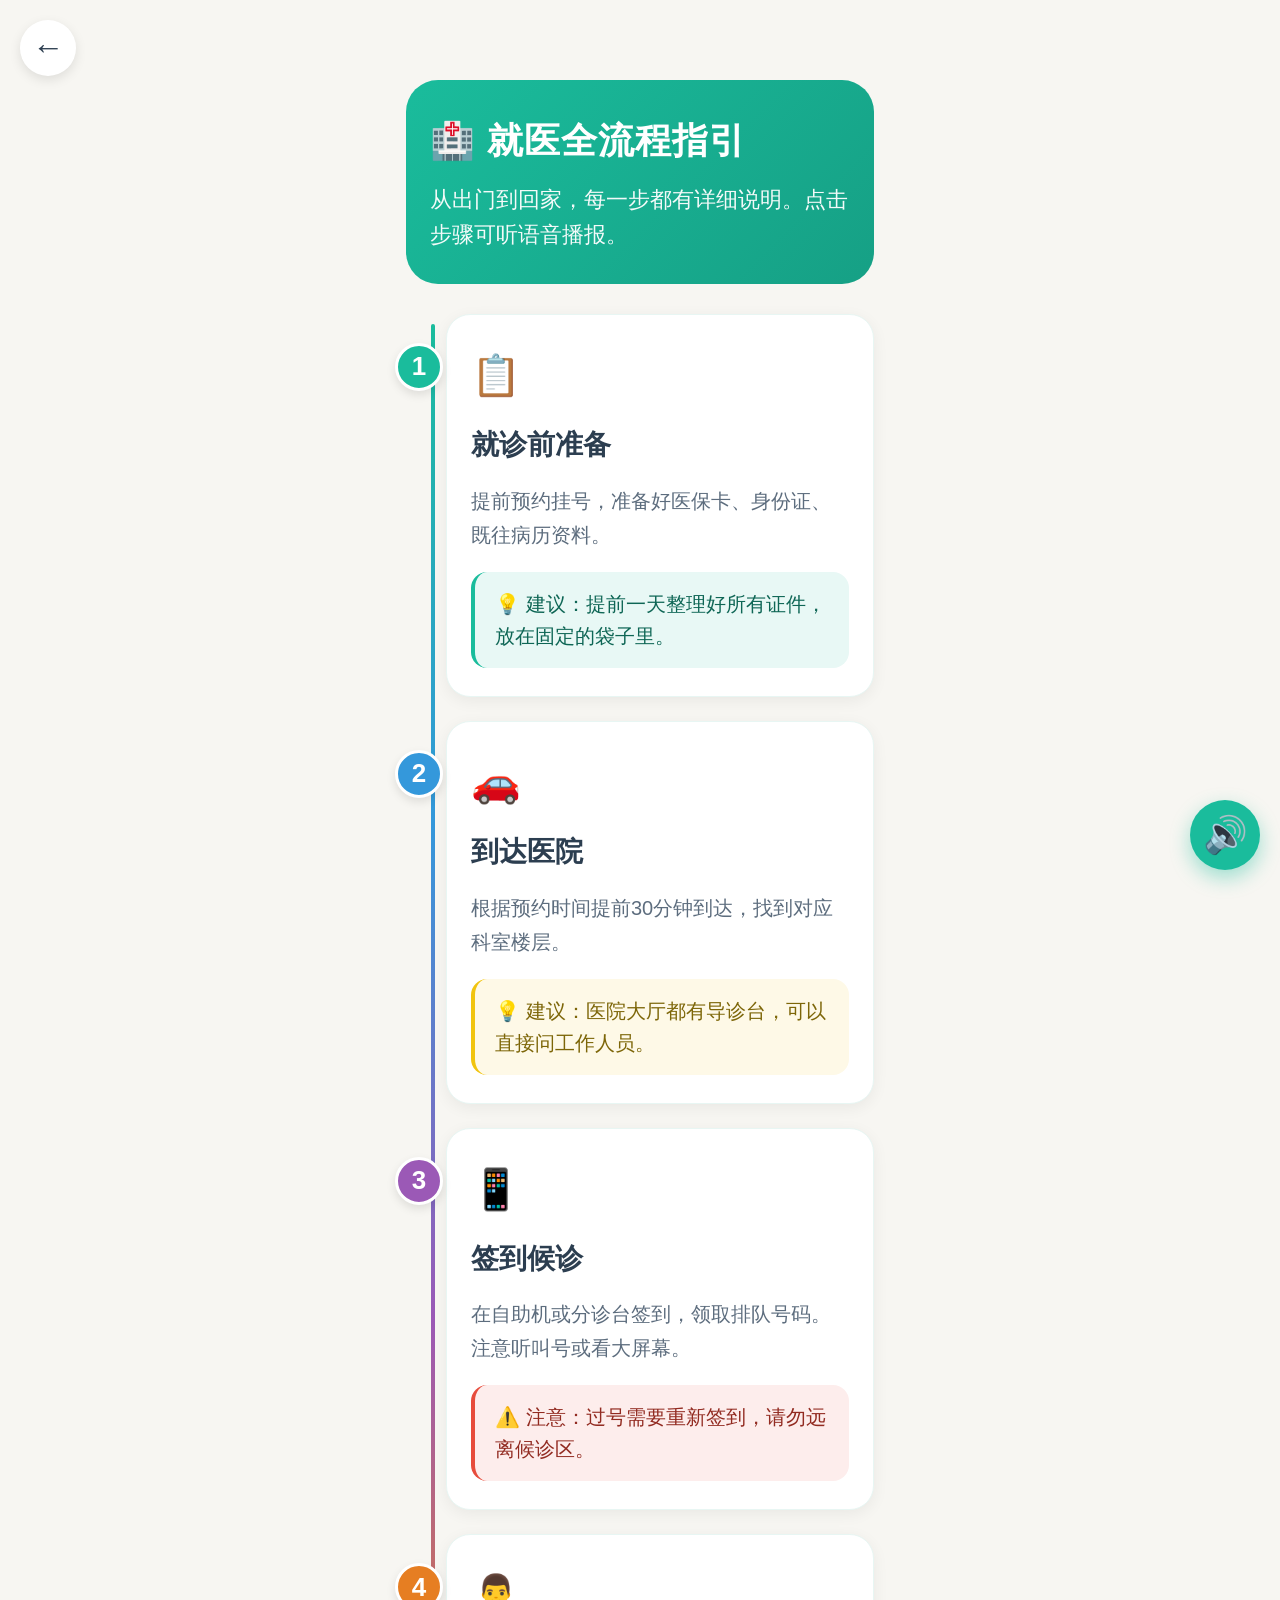
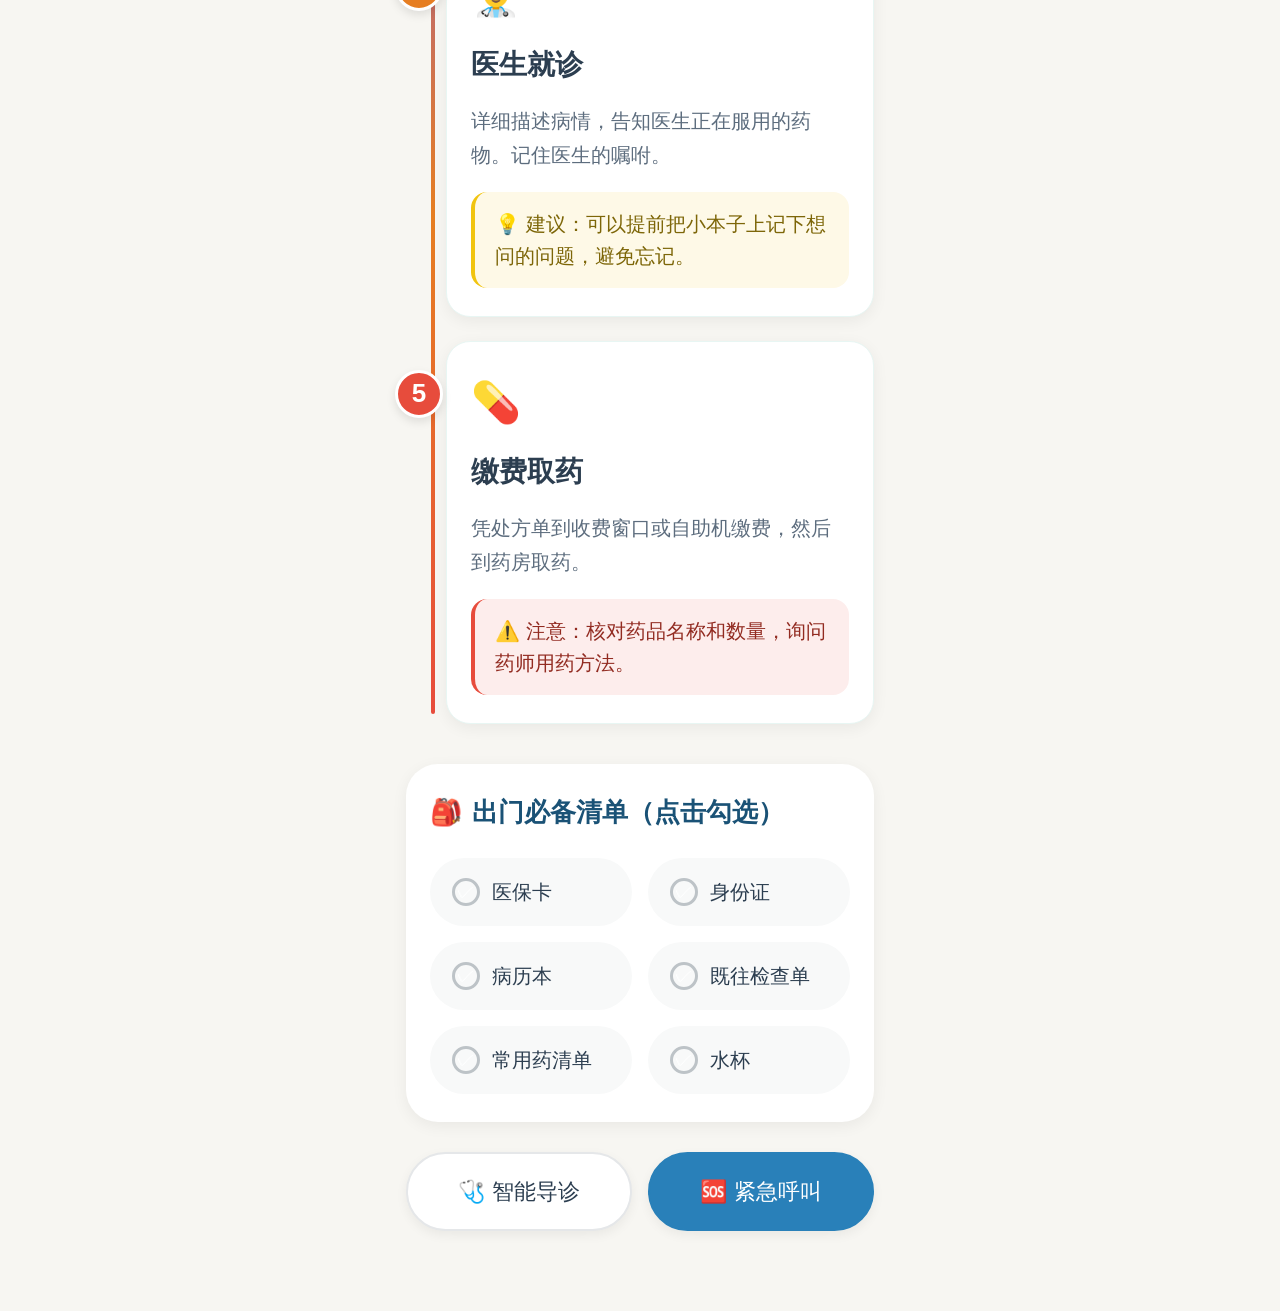
<file: pages/process.html>
<!DOCTYPE html>
<html lang="zh-CN">
<head>
    <meta charset="UTF-8">
    <meta name="viewport" content="width=device-width, initial-scale=1.0, maximum-scale=1.0, user-scalable=no">
    <title>就医流程 · 银龄指南</title>
    <link rel="stylesheet" href="../assets/css/style.css">
    <style>
        /* 流程页面特有样式 */
        .back-btn {
            position: fixed;
            top: 20px;
            left: 20px;
            background: white;
            width: 56px;
            height: 56px;
            border-radius: 28px;
            display: flex;
            align-items: center;
            justify-content: center;
            box-shadow: 0 4px 12px rgba(0,0,0,0.1);
            font-size: 32px;
            cursor: pointer;
            z-index: 100;
            text-decoration: none;
            color: #2C3E50;
        }

        .process-container {
            padding-top: 60px;
            padding-bottom: 40px;
        }

        /* 头部说明 */
        .process-header {
            background: linear-gradient(135deg, #1ABC9C 0%, #16A085 100%);
            border-radius: 32px;
            padding: 32px 24px;
            color: white;
            margin-bottom: 30px;
        }

        .process-header h1 {
            font-size: 36px;
            color: white;
            margin-bottom: 12px;
        }

        .process-header p {
            font-size: 22px;
            opacity: 0.95;
            line-height: 1.6;
        }

        /* 流程步骤 - 时间线设计 */
        .timeline {
            position: relative;
            padding-left: 40px;
        }

        .timeline::before {
            content: '';
            position: absolute;
            left: 25px;
            top: 10px;
            bottom: 10px;
            width: 4px;
            background: linear-gradient(to bottom, #1ABC9C, #3498DB, #9B59B6, #E67E22, #E74C3C);
            border-radius: 2px;
        }

        .step-card {
            background: white;
            border-radius: 24px;
            padding: 28px 24px;
            margin-bottom: 24px;
            box-shadow: 0 4px 16px rgba(0,0,0,0.06);
            position: relative;
            border: 1px solid #E8F6F3;
        }

        .step-number {
            position: absolute;
            left: -52px;
            top: 28px;
            width: 48px;
            height: 48px;
            background: white;
            border-radius: 24px;
            display: flex;
            align-items: center;
            justify-content: center;
            font-size: 26px;
            font-weight: 700;
            color: white;
            box-shadow: 0 4px 10px rgba(0,0,0,0.1);
            border: 3px solid white;
        }

        .step-1 .step-number { background: #1ABC9C; }
        .step-2 .step-number { background: #3498DB; }
        .step-3 .step-number { background: #9B59B6; }
        .step-4 .step-number { background: #E67E22; }
        .step-5 .step-number { background: #E74C3C; }

        .step-icon {
            font-size: 40px;
            margin-bottom: 16px;
        }

        .step-title {
            font-size: 28px;
            font-weight: 700;
            color: #2C3E50;
            margin-bottom: 16px;
        }

        .step-content {
            font-size: 20px;
            color: #5D6D7E;
            line-height: 1.7;
            margin-bottom: 20px;
        }

        .step-tip {
            background: #FEF9E7;
            border-radius: 16px;
            padding: 16px 20px;
            font-size: 20px;
            color: #7D6608;
            border-left: 4px solid #F1C40F;
        }

        .step-tip.warning {
            background: #FDEDEC;
            color: #922B21;
            border-left-color: #E74C3C;
        }

        .step-tip.success {
            background: #E8F8F5;
            color: #0E6655;
            border-left-color: #1ABC9C;
        }

        /* 必备物品清单 */
        .checklist-section {
            margin-top: 40px;
            background: white;
            border-radius: 32px;
            padding: 28px 24px;
            box-shadow: 0 4px 16px rgba(0,0,0,0.06);
        }

        .checklist-title {
            font-size: 26px;
            font-weight: 600;
            color: #1A5276;
            margin-bottom: 24px;
            display: flex;
            align-items: center;
            gap: 10px;
        }

        .checklist-grid {
            display: grid;
            grid-template-columns: repeat(2, 1fr);
            gap: 16px;
        }

        .checklist-item {
            background: #F8F9F9;
            border-radius: 60px;
            padding: 16px 20px;
            font-size: 20px;
            display: flex;
            align-items: center;
            gap: 12px;
            cursor: pointer;
            transition: all 0.2s;
            border: 2px solid transparent;
        }

        .checklist-item.checked {
            background: #D5F5E3;
            border-color: #27AE60;
        }

        .checklist-item .checkbox {
            width: 28px;
            height: 28px;
            border-radius: 14px;
            border: 3px solid #BDC3C7;
            display: flex;
            align-items: center;
            justify-content: center;
            font-size: 18px;
            color: white;
            transition: all 0.2s;
        }

        .checklist-item.checked .checkbox {
            background: #27AE60;
            border-color: #27AE60;
        }

        /* 快速导航 */
        .quick-nav {
            display: flex;
            gap: 16px;
            margin-top: 30px;
        }

        .nav-btn {
            flex: 1;
            padding: 20px;
            background: white;
            border-radius: 60px;
            font-size: 22px;
            text-align: center;
            box-shadow: 0 4px 12px rgba(0,0,0,0.06);
            cursor: pointer;
            border: 2px solid #E5E7E9;
            transition: all 0.2s;
            color: #2C3E50;
            text-decoration: none;
        }

        .nav-btn:active {
            background: #EBF5FB;
            border-color: #2980B9;
        }

        .nav-btn.primary {
            background: #2980B9;
            color: white;
            border-color: #2980B9;
        }

        /* 语音播报按钮 */
        .voice-btn {
            position: fixed;
            bottom: 30px;
            right: 20px;
            width: 70px;
            height: 70px;
            border-radius: 35px;
            background: #1ABC9C;
            box-shadow: 0 8px 20px rgba(26, 188, 156, 0.4);
            display: flex;
            align-items: center;
            justify-content: center;
            font-size: 36px;
            cursor: pointer;
            border: none;
            color: white;
            z-index: 99;
        }

        .voice-btn:active {
            transform: scale(0.95);
        }
    </style>
</head>
<body>
    <!-- 返回按钮 -->
    <a href="../index.html" class="back-btn">←</a>

    <div class="process-container">
        <!-- 头部说明 -->
        <div class="process-header">
            <h1>🏥 就医全流程指引</h1>
            <p>从出门到回家，每一步都有详细说明。点击步骤可听语音播报。</p>
        </div>

        <!-- 时间线流程 -->
        <div class="timeline">
            <!-- 步骤1：就诊前准备 -->
            <div class="step-card step-1" onclick="speakStep(1)">
                <div class="step-number">1</div>
                <div class="step-icon">📋</div>
                <div class="step-title">就诊前准备</div>
                <div class="step-content">
                    提前预约挂号，准备好医保卡、身份证、既往病历资料。
                </div>
                <div class="step-tip success">
                    💡 建议：提前一天整理好所有证件，放在固定的袋子里。
                </div>
            </div>

            <!-- 步骤2：到达医院 -->
            <div class="step-card step-2" onclick="speakStep(2)">
                <div class="step-number">2</div>
                <div class="step-icon">🚗</div>
                <div class="step-title">到达医院</div>
                <div class="step-content">
                    根据预约时间提前30分钟到达，找到对应科室楼层。
                </div>
                <div class="step-tip">
                    💡 建议：医院大厅都有导诊台，可以直接问工作人员。
                </div>
            </div>

            <!-- 步骤3：签到候诊 -->
            <div class="step-card step-3" onclick="speakStep(3)">
                <div class="step-number">3</div>
                <div class="step-icon">📱</div>
                <div class="step-title">签到候诊</div>
                <div class="step-content">
                    在自助机或分诊台签到，领取排队号码。注意听叫号或看大屏幕。
                </div>
                <div class="step-tip warning">
                    ⚠️ 注意：过号需要重新签到，请勿远离候诊区。
                </div>
            </div>

            <!-- 步骤4：医生就诊 -->
            <div class="step-card step-4" onclick="speakStep(4)">
                <div class="step-number">4</div>
                <div class="step-icon">👨‍⚕️</div>
                <div class="step-title">医生就诊</div>
                <div class="step-content">
                    详细描述病情，告知医生正在服用的药物。记住医生的嘱咐。
                </div>
                <div class="step-tip">
                    💡 建议：可以提前把小本子上记下想问的问题，避免忘记。
                </div>
            </div>

            <!-- 步骤5：缴费取药 -->
            <div class="step-card step-5" onclick="speakStep(5)">
                <div class="step-number">5</div>
                <div class="step-icon">💊</div>
                <div class="step-title">缴费取药</div>
                <div class="step-content">
                    凭处方单到收费窗口或自助机缴费，然后到药房取药。
                </div>
                <div class="step-tip warning">
                    ⚠️ 注意：核对药品名称和数量，询问药师用药方法。
                </div>
            </div>
        </div>

        <!-- 必备物品清单 -->
        <div class="checklist-section">
            <div class="checklist-title">
                <span>🎒</span>
                <span>出门必备清单（点击勾选）</span>
            </div>
            <div class="checklist-grid" id="checklist">
                <div class="checklist-item" onclick="toggleCheck(this)">
                    <span class="checkbox">✓</span>
                    <span>医保卡</span>
                </div>
                <div class="checklist-item" onclick="toggleCheck(this)">
                    <span class="checkbox">✓</span>
                    <span>身份证</span>
                </div>
                <div class="checklist-item" onclick="toggleCheck(this)">
                    <span class="checkbox">✓</span>
                    <span>病历本</span>
                </div>
                <div class="checklist-item" onclick="toggleCheck(this)">
                    <span class="checkbox">✓</span>
                    <span>既往检查单</span>
                </div>
                <div class="checklist-item" onclick="toggleCheck(this)">
                    <span class="checkbox">✓</span>
                    <span>常用药清单</span>
                </div>
                <div class="checklist-item" onclick="toggleCheck(this)">
                    <span class="checkbox">✓</span>
                    <span>水杯</span>
                </div>
            </div>
        </div>

        <!-- 快速导航 -->
        <div class="quick-nav">
            <a href="guide.html" class="nav-btn">🩺 智能导诊</a>
            <a href="emergency.html" class="nav-btn primary">🆘 紧急呼叫</a>
        </div>
    </div>

    <!-- 语音播报按钮 -->
    <button class="voice-btn" onclick="speakAllSteps()" title="点击播报全部流程">🔊</button>

    <script>
        // 流程步骤文本（用于语音播报）
        const stepTexts = {
            1: '第一步，就诊前准备。提前预约挂号，准备好医保卡、身份证、既往病历资料。建议提前一天整理好所有证件，放在固定的袋子里。',
            2: '第二步，到达医院。根据预约时间提前30分钟到达，找到对应科室楼层。医院大厅都有导诊台，可以直接问工作人员。',
            3: '第三步，签到候诊。在自助机或分诊台签到，领取排队号码。注意听叫号或看大屏幕。过号需要重新签到，请勿远离候诊区。',
            4: '第四步，医生就诊。详细描述病情，告知医生正在服用的药物。记住医生的嘱咐。可以提前把小本子上记下想问的问题，避免忘记。',
            5: '第五步，缴费取药。凭处方单到收费窗口或自助机缴费，然后到药房取药。核对药品名称和数量，询问药师用药方法。'
        };

        // 勾选清单项
        function toggleCheck(element) {
            element.classList.toggle('checked');
            
            // 震动反馈
            if (navigator.vibrate) navigator.vibrate(20);
            
            // 保存勾选状态到本地存储
            saveChecklistState();
        }

        // 保存清单状态
        function saveChecklistState() {
            const items = document.querySelectorAll('.checklist-item');
            const state = [];
            items.forEach((item, index) => {
                state.push(item.classList.contains('checked'));
            });
            localStorage.setItem('checklistState', JSON.stringify(state));
        }

        // 加载清单状态
        function loadChecklistState() {
            const saved = localStorage.getItem('checklistState');
            if (saved) {
                const state = JSON.parse(saved);
                const items = document.querySelectorAll('.checklist-item');
                items.forEach((item, index) => {
                    if (state[index]) {
                        item.classList.add('checked');
                    }
                });
            }
        }

        // 语音播报单个步骤
        function speakStep(stepNum) {
            if ('speechSynthesis' in window) {
                const utterance = new SpeechSynthesisUtterance(stepTexts[stepNum]);
                utterance.lang = 'zh-CN';
                utterance.rate = 0.9; // 语速稍慢，适合老年人
                utterance.pitch = 1.0;
                
                // 取消当前正在播放的语音
                window.speechSynthesis.cancel();
                window.speechSynthesis.speak(utterance);
                
                // 震动反馈
                if (navigator.vibrate) navigator.vibrate(30);
            } else {
                alert('您的浏览器不支持语音播报功能');
            }
        }

        // 语音播报全部步骤
        function speakAllSteps() {
            if ('speechSynthesis' in window) {
                // 组合全部文本
                let fullText = '就医全流程指引。';
                for (let i = 1; i <= 5; i++) {
                    fullText += stepTexts[i] + '。';
                }
                
                const utterance = new SpeechSynthesisUtterance(fullText);
                utterance.lang = 'zh-CN';
                utterance.rate = 0.85;
                utterance.pitch = 1.0;
                
                window.speechSynthesis.cancel();
                window.speechSynthesis.speak(utterance);
                
                if (navigator.vibrate) navigator.vibrate(50);
                
                // 显示提示
                showToast('🔊 正在播报就医流程...');
            } else {
                alert('您的浏览器不支持语音播报功能');
            }
        }

        // 轻提示
        function showToast(message) {
            const toast = document.createElement('div');
            toast.style.cssText = `
                position: fixed;
                bottom: 120px;
                left: 50%;
                transform: translateX(-50%);
                background: rgba(44, 62, 80, 0.95);
                color: white;
                padding: 16px 32px;
                border-radius: 60px;
                font-size: 22px;
                z-index: 9999;
                backdrop-filter: blur(10px);
                white-space: nowrap;
                box-shadow: 0 8px 20px rgba(0,0,0,0.2);
            `;
            toast.textContent = message;
            document.body.appendChild(toast);
            
            setTimeout(() => {
                toast.style.opacity = '0';
                toast.style.transition = 'opacity 0.3s';
                setTimeout(() => {
                    document.body.removeChild(toast);
                }, 300);
            }, 2000);
        }

        // 页面加载
        document.addEventListener('DOMContentLoaded', function() {
            loadChecklistState();
            
            // 检查浏览器是否支持语音
            if (!('speechSynthesis' in window)) {
                console.log('当前浏览器不支持语音播报');
            }
        });

        // 页面离开时停止语音
        window.addEventListener('beforeunload', function() {
            if ('speechSynthesis' in window) {
                window.speechSynthesis.cancel();
            }
        });
    </script>
</body>
</html>
</file>
<file: assets/css/style.css>
/* 全局适老化重置 */
* {
    margin: 0;
    padding: 0;
    box-sizing: border-box;
}

body {
    /* 柔和米白背景，护眼 */
    background-color: #F7F6F2;
    font-family: -apple-system, BlinkMacSystemFont, "PingFang SC", "Microsoft YaHei", sans-serif;
    /* 基准字号较大 */
    font-size: 18px;
    line-height: 1.6;
    color: #2C3E50;
    padding: 20px 16px 40px;
    max-width: 500px; /* 模拟手机卡片宽度，更适合老年人视觉聚焦 */
    margin: 0 auto;
    min-height: 100vh;
}

/* 头部 */
.app-header {
    margin-bottom: 40px;
    text-align: center;
}

.greeting {
    display: flex;
    align-items: center;
    justify-content: center;
    gap: 8px;
}

.wave-icon {
    font-size: 36px;
    animation: wave 1.5s infinite;
}

h1 {
    font-size: 32px;
    font-weight: 600;
    color: #1A5276;
    letter-spacing: 1px;
}

.sub-text {
    font-size: 20px;
    color: #5D6D7E;
    margin-top: 8px;
    font-weight: 400;
}

/* 大卡片网格 */
.main-grid {
    display: flex;
    flex-direction: column;
    gap: 24px;
}

/* 卡片设计：高对比度、大圆角、大阴影 */
.card {
    background: #FFFFFF;
    border-radius: 32px;
    padding: 28px 24px;
    box-shadow: 0 8px 20px rgba(0, 0, 0, 0.06);
    border: 1px solid rgba(255, 255, 255, 0.5);
    transition: all 0.2s ease;
    cursor: pointer;
    /* 防止文本被选中 */
    user-select: none;
}

/* 点击反馈（对老年人很重要，让他们知道点到了） */
.card:active {
    transform: scale(0.98);
    background-color: #F4F6F7;
    box-shadow: 0 4px 10px rgba(0, 0, 0, 0.1);
}

.card-icon {
    font-size: 48px;
    margin-bottom: 16px;
}

.card h2 {
    font-size: 28px;
    font-weight: 600;
    color: #1A252F;
    margin-bottom: 12px;
}

.card-desc {
    font-size: 20px;
    color: #566573;
    margin-bottom: 24px;
    line-height: 1.5;
}

.card-action {
    font-size: 22px;
    font-weight: 500;
    color: #2980B9;
    display: flex;
    align-items: center;
    gap: 8px;
}

/* 紧急卡片特殊配色 */
.card-emergency {
    background: #FDEDEC;
    border: 2px solid #E74C3C;
}

.card-emergency h2 {
    color: #922B21;
}

.emergency-action {
    color: #E74C3C;
    font-weight: 700;
}

/* 底部信息 */
.info-footer {
    margin-top: 40px;
    padding: 20px;
    background: rgba(255, 255, 255, 0.8);
    border-radius: 48px;
    backdrop-filter: blur(5px);
    text-align: center;
}

.weather-tip {
    font-size: 20px;
    color: #1C2833;
}

/* 简单动画 */
@keyframes wave {
    0%, 100% { transform: rotate(0deg); }
    25% { transform: rotate(20deg); }
    75% { transform: rotate(-15deg); }
}

/* 适老化按钮最小尺寸保障 (所有可点击元素) */
.card, button {
    min-height: 44px;
}
/* 院内导航全局兼容样式（添加到style.css末尾） */
.nav-container {
    max-width: 1200px;
    margin: 0 auto;
    padding: 0 15px;
}
button {
    cursor: pointer;
    transition: background-color 0.2s;
}
input, select {
    outline: none;
    border: 1px solid #ddd !important;
}
input:focus, select:focus {
    border-color: #2d8cf0 !important;
}
</file>
